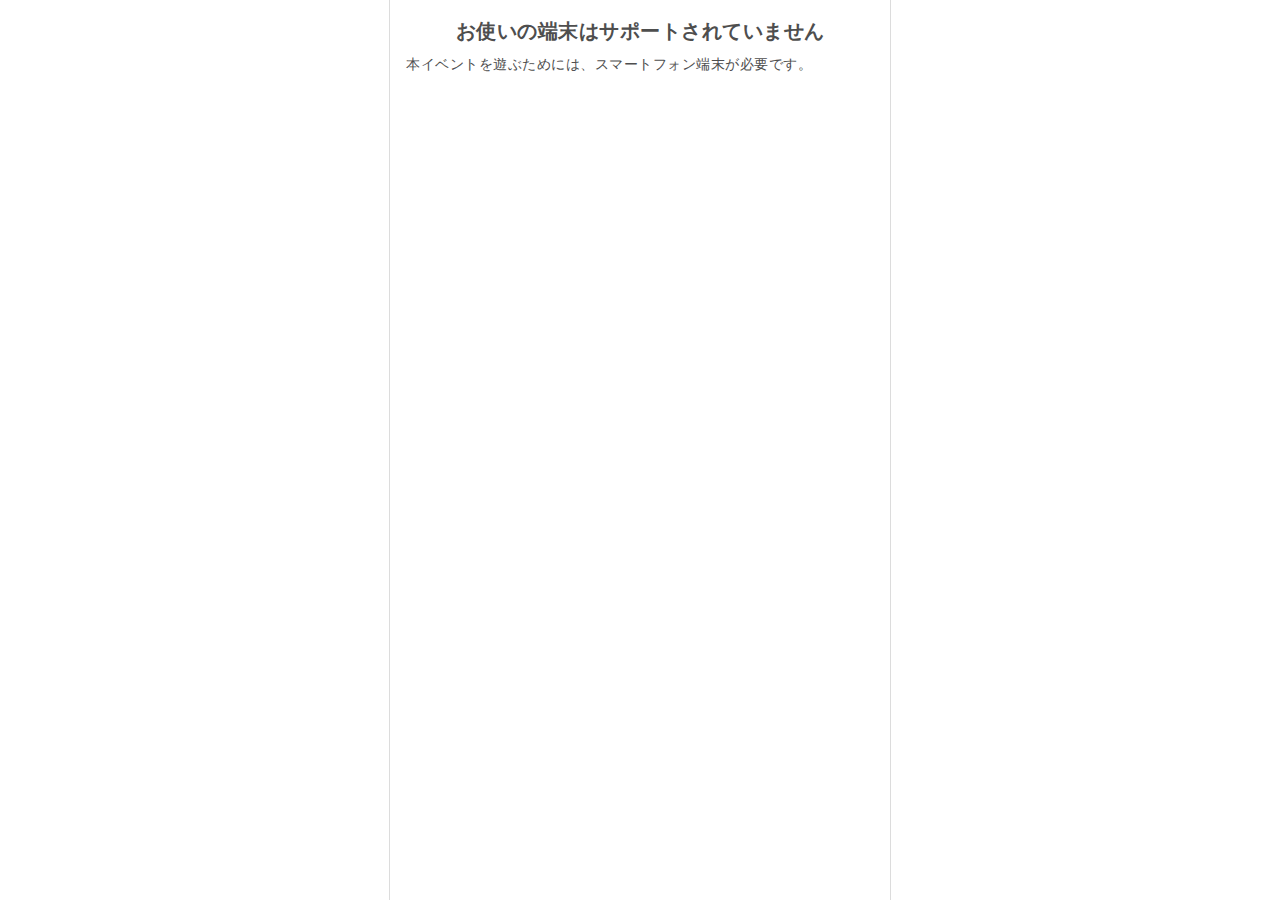
<file: index.html>
<!DOCTYPE html>
<html lang="ja">
  <head>
    <meta charset="utf-8" />
    <title></title>
    <link rel="stylesheet" href="./assets/css/reset.css" />
    <link rel="stylesheet" href="./assets/css/root.css" />
    <link rel="stylesheet" href="./assets/css/style.css" />
    <meta
      name="viewport"
      content="width=device-width, initial-scale=1.0, viewport-fit=cover, maximum-scale=1.0"
    />
    <meta name="apple-mobile-web-app-capable" content="yes" />
    <meta name="mobile-web-app-capable" content="yes" />
    <!-- Google Fontsの読み込み -->
    <link rel="preconnect" href="https://fonts.googleapis.com" />
    <link rel="preconnect" href="https://fonts.gstatic.com" crossorigin="" />
    <link
      href="https://fonts.googleapis.com/css2?family=Noto+Sans+JP:wght@100..900&amp;display=swap"
      rel="stylesheet"
    />
    <!-- Google Material Icon -->
    <link
      href="https://fonts.googleapis.com/css2?family=Material+Symbols+Outlined"
      rel="stylesheet"
    />
  </head>
  <body>
    <div class="pageContent">
      <main>
        <div class="contentBody">
          <section>
            <h2 class="secTitle">謎を探す</h2>
            <button type="button" class="btn-secondary w-100">
              二次元コードをスキャン
            </button>
          </section>
          <section>
            <h2 class="secTitle">集めたワード</h2>
            <p>集めたワードはまだありません。構内を探してワードを集めよう！</p>
          </section>
          <section>
            <h2 class="secTitle">ピックアップ</h2>
            <div class="carousel carousel-banner">
              <div class="carousel-item">
                <div class="imgbox">
                  <img
                    src="https://media2.tokyodisneyresort.jp/home/topics/event/vanellope/main.jpg"
                    alt=""
                  />
                </div>
                <div class="txtBox">
                  <p class="title">
                    ディズニー・パルパルーザ第 3
                    弾『ヴァネロペのスィーツ・ポップ・ワールド』
                  </p>
                </div>
              </div>
              <div class="carousel-item">
                <div class="imgbox">
                  <img
                    src="https://media2.tokyodisneyresort.jp/home/tdr/pickup/202411/spring_disney.jpg"
                    alt=""
                  />
                </div>
                <div class="txtBox">
                  <p class="title">春ディズニー</p>
                </div>
              </div>
            </div>
          </section>
        </div>
      </main>
    </div>
    <script
      src="https://code.jquery.com/jquery-3.7.1.js"
      integrity="sha256-eKhayi8LEQwp4NKxN+CfCh+3qOVUtJn3QNZ0TciWLP4="
      crossorigin="anonymous"
    ></script>
    <script src="./assets/js/script.js"></script>
    <script>
      // 端末判別
      document.addEventListener("DOMContentLoaded", () => {
        const userAgent = window.navigator.userAgent.toLowerCase();
        const isMobile = /iphone|android/.test(userAgent);

        if (!isMobile) {
          window.location.href = "unsupported.html";
        }
      });

      // ログイン情報
    </script>
  </body>
</html>
</file>
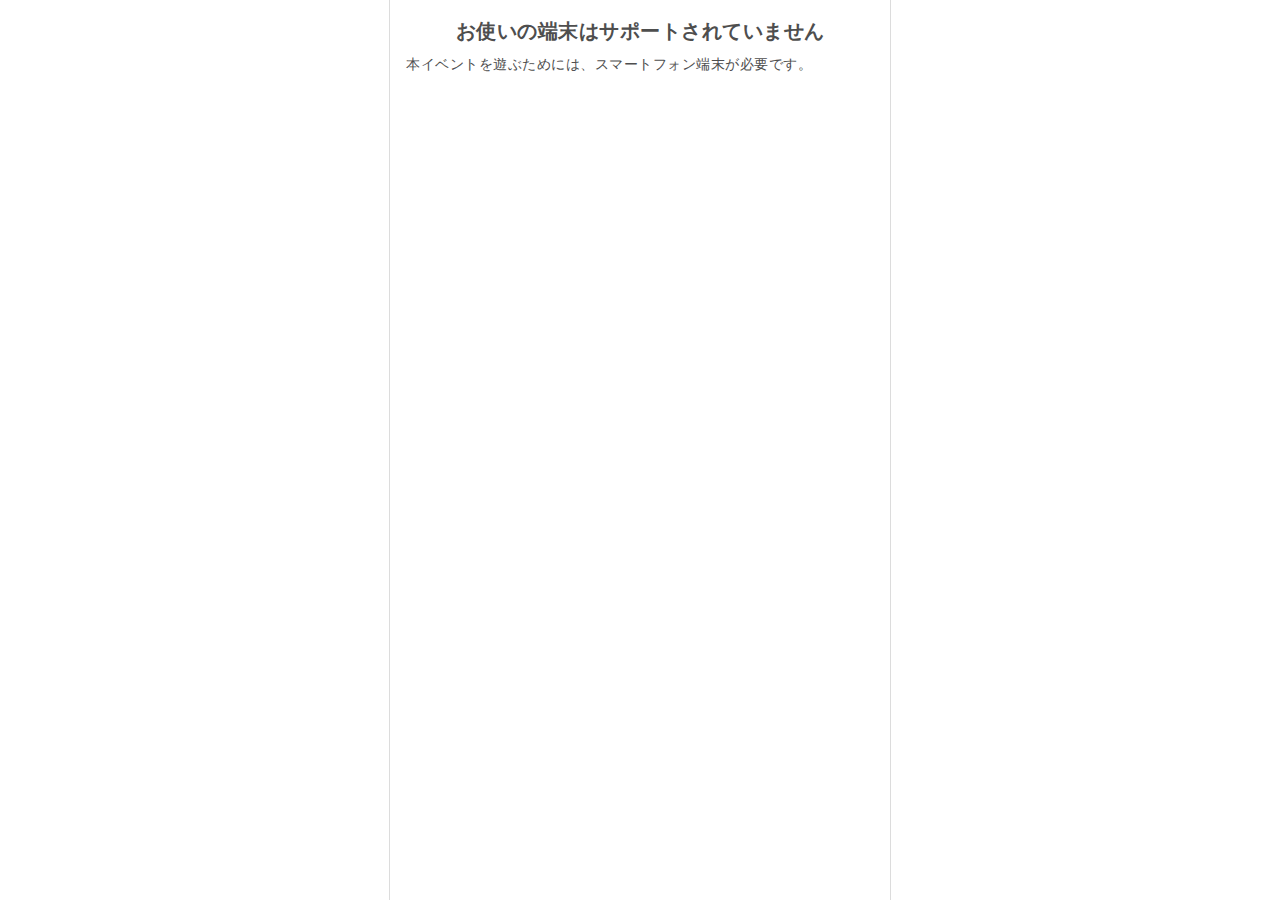
<file: index copy.html>
<!DOCTYPE html>
<html lang="ja">
  <head>
    <meta charset="utf-8" />
    <title></title>
    <link rel="stylesheet" href="./assets/css/reset.css" />
    <link rel="stylesheet" href="./assets/css/root.css" />
    <link rel="stylesheet" href="./assets/css/style.css" />
    <meta
      name="viewport"
      content="width=device-width, initial-scale=1.0, viewport-fit=cover, maximum-scale=1.0"
    />
    <meta name="apple-mobile-web-app-capable" content="yes" />
    <meta name="mobile-web-app-capable" content="yes" />
    <!-- Google Fontsの読み込み -->
    <link rel="preconnect" href="https://fonts.googleapis.com" />
    <link rel="preconnect" href="https://fonts.gstatic.com" crossorigin="" />
    <link
      href="https://fonts.googleapis.com/css2?family=Noto+Sans+JP:wght@100..900&amp;display=swap"
      rel="stylesheet"
    />
    <!-- Google Material Icon -->
    <link
      href="https://fonts.googleapis.com/css2?family=Material+Symbols+Outlined"
      rel="stylesheet"
    />
  </head>
  <body>
    <div class="pageContent">
      <main>
        <div class="contentBody"></div>
      </main>
    </div>
    <script
      src="https://code.jquery.com/jquery-3.7.1.js"
      integrity="sha256-eKhayi8LEQwp4NKxN+CfCh+3qOVUtJn3QNZ0TciWLP4="
      crossorigin="anonymous"
    ></script>
    <script src="./assets/js/script.js"></script>
    <script>
      // 端末判別
      document.addEventListener("DOMContentLoaded", () => {
        const userAgent = window.navigator.userAgent.toLowerCase();
        const isMobile = /iphone|android/.test(userAgent);

        if (!isMobile) {
          window.location.href = "unsupported.html";
        }
      });

      // ログイン情報
    </script>
  </body>
</html>
</file>
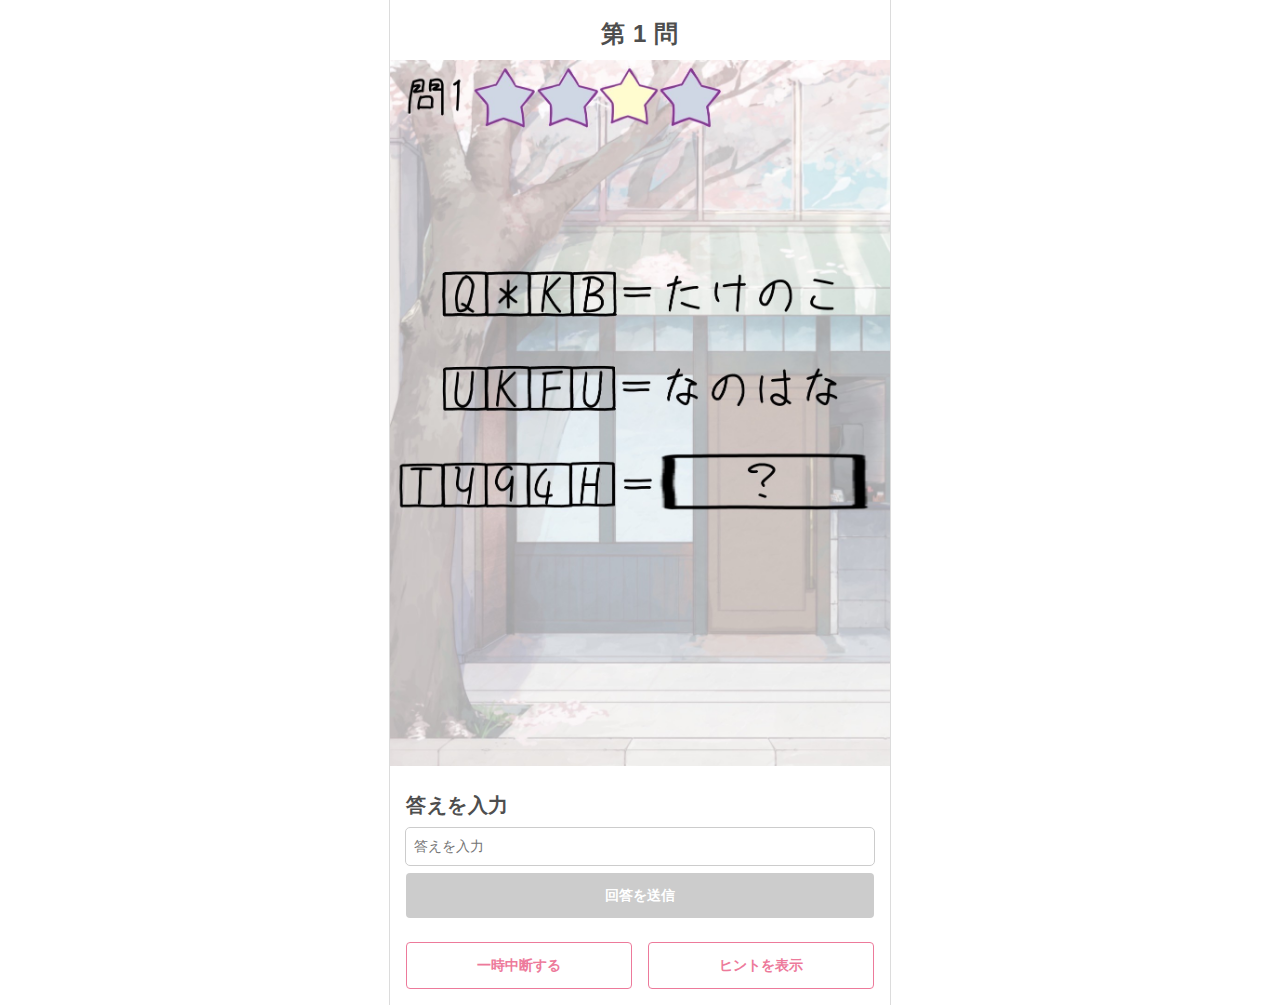
<file: riddle001.html>
<!DOCTYPE html>
<html lang="ja">
  <head>
    <meta charset="utf-8" />
    <title></title>
    <link rel="stylesheet" href="./assets/css/reset.css" />
    <link rel="stylesheet" href="./assets/css/root.css" />
    <link rel="stylesheet" href="./assets/css/style.css" />
    <link rel="stylesheet" href="./assets/css/lib/modal.css" />
    <meta
      name="viewport"
      content="width=device-width, initial-scale=1.0, viewport-fit=cover, maximum-scale=1.0"
    />
    <meta name="apple-mobile-web-app-capable" content="yes" />
    <meta name="mobile-web-app-capable" content="yes" />
    <!-- Google Fontsの読み込み -->
    <link rel="preconnect" href="https://fonts.googleapis.com" />
    <link rel="preconnect" href="https://fonts.gstatic.com" crossorigin="" />
    <link
      href="https://fonts.googleapis.com/css2?family=Noto+Sans+JP:wght@100..900&amp;display=swap"
      rel="stylesheet"
    />
    <!-- Google Material Icon -->
    <link
      href="https://fonts.googleapis.com/css2?family=Material+Symbols+Outlined"
      rel="stylesheet"
    />
  </head>
  <body>
    <div id="modal">
      <div class="overlay"></div>
      <div class="center">
        <div class="modalContent" data-modal="retirement">
          <div class="container divider-bottom">
            <h2 class="fs-large fw-bold t-center">本当に諦めますか？</h2>
            <p>
              謎解きを一時中断すると現在の進行状況がリセットされてしまいます。
            </p>
          </div>
          <div class="container">
            <button type="button" class="btn-secondary w-100 btn-closeModal">
              戻る
            </button>
            <a href="index.html" class="btn-primary w-100">一時中断する</a>
          </div>
        </div>
      </div>
    </div>
    <div class="pageContent">
      <main>
        <div class="contentBody">
          <section>
            <h1 class="pageTitle">第 1 問</h1>
            <div class="img-fullVis">
              <img src="./assets/images/day2/r001.jpg" alt="" />
            </div>
          </section>
          <section>
            <h2 class="secTitle">答えを入力</h2>
            <input
              type="text"
              name="answer"
              id="answer"
              class="form-input"
              placeholder="答えを入力"
              data-formfield="answer"
            />
            <p class="form-err" data-formfield="answer">
              答えを入力してください
            </p>
            <button
              type="button"
              class="btn-primary w-100 btn-submit"
              aria-disabled="true"
              data-formfield="answer"
            >
              回答を送信
            </button>
          </section>
          <section>
            <div class="column-wrap">
              <button
                type="button"
                class="btn-secondary w-100 btn-openModal"
                data-modal="retirement"
              >
                一時中断する
              </button>
              <button type="button" class="btn-secondary w-100">
                ヒントを表示
              </button>
            </div>
          </section>
        </div>
      </main>
    </div>
    <script
      src="https://code.jquery.com/jquery-3.7.1.js"
      integrity="sha256-eKhayi8LEQwp4NKxN+CfCh+3qOVUtJn3QNZ0TciWLP4="
      crossorigin="anonymous"
    ></script>
    <script src="./assets/js/script.js"></script>
    <script src="./assets/js/lib/modal.js"></script>
  </body>
</html>
</file>
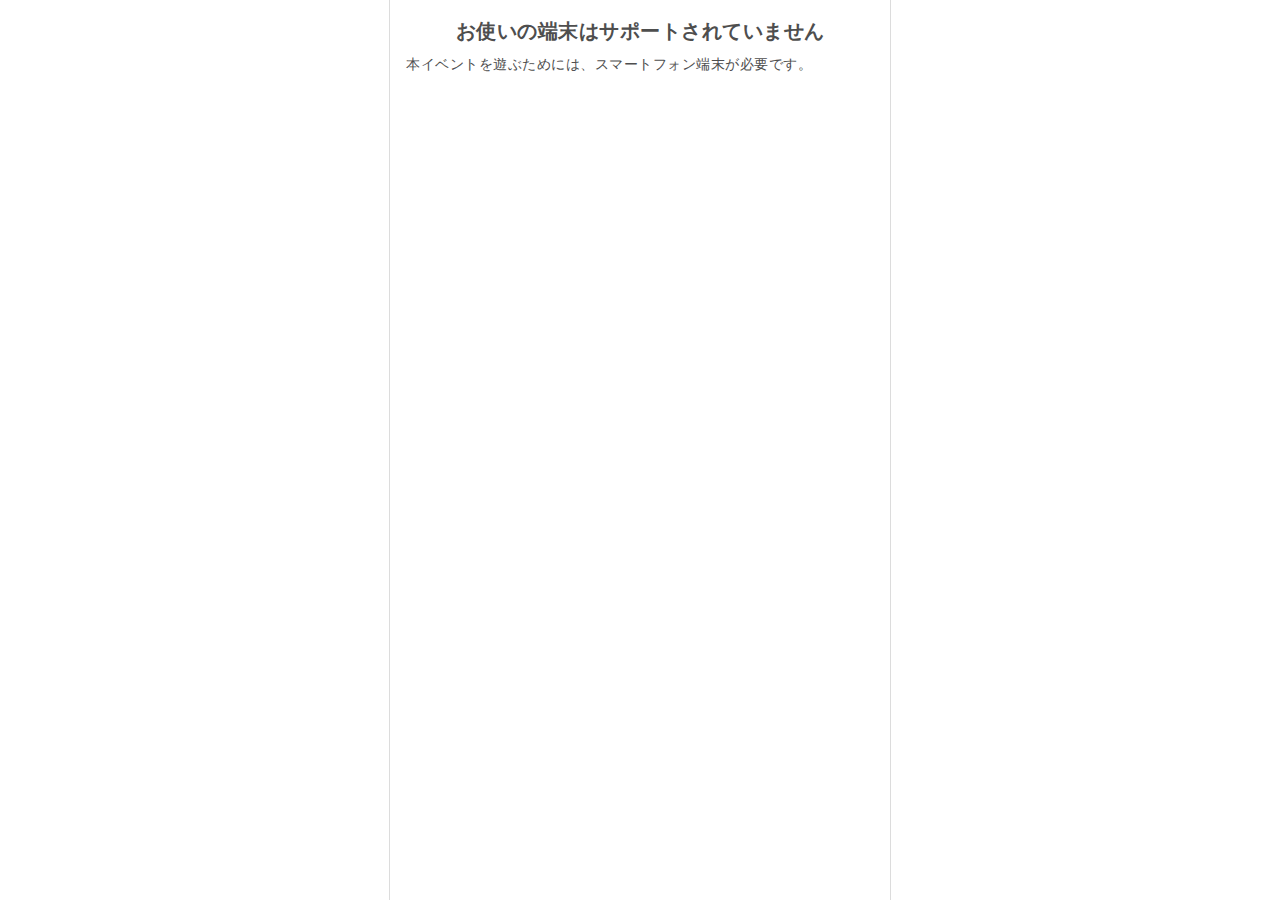
<file: unsupported.html>
<!DOCTYPE html>
<html lang="ja">
  <head>
    <meta charset="utf-8" />
    <title></title>
    <link rel="stylesheet" href="./assets/css/reset.css" />
    <link rel="stylesheet" href="./assets/css/root.css" />
    <link rel="stylesheet" href="./assets/css/style.css" />
    <meta
      name="viewport"
      content="width=device-width, initial-scale=1.0, viewport-fit=cover, maximum-scale=1.0"
    />
    <meta name="apple-mobile-web-app-capable" content="yes" />
    <meta name="mobile-web-app-capable" content="yes" />
    <!-- Google Fontsの読み込み -->
    <link rel="preconnect" href="https://fonts.googleapis.com" />
    <link rel="preconnect" href="https://fonts.gstatic.com" crossorigin="" />
    <link
      href="https://fonts.googleapis.com/css2?family=Noto+Sans+JP:wght@100..900&amp;display=swap"
      rel="stylesheet"
    />
    <!-- Google Material Icon -->
    <link
      href="https://fonts.googleapis.com/css2?family=Material+Symbols+Outlined"
      rel="stylesheet"
    />
  </head>
  <body>
    <div class="pageContent">
      <main>
        <div class="contentBody">
          <section>
            <h2 class="secTitle t-center">お使いの端末はサポートされていません</h2>
            <p>
              本イベントを遊ぶためには、スマートフォン端末が必要です。
            </p>
          </section>
        </div>
      </main>
    </div>
    <script
      src="https://code.jquery.com/jquery-3.7.1.js"
      integrity="sha256-eKhayi8LEQwp4NKxN+CfCh+3qOVUtJn3QNZ0TciWLP4="
      crossorigin="anonymous"
    ></script>
    <script src="./assets/js/script.js"></script>
  </body>
</html>
</file>
<file: assets/css/root.css>
:root {
  /* color */
  --c-txt: #4e4e4e;
  --c-primary: #ed7a9b;
  --c-gray: #ccc;
  --c-red: #eb0001;
  --c-green: #239d63;
  --c-orange: #ff8466;
  --c-blue: #0017c1;

  /* background color */
  --bgc-gray: rgba(236, 241, 244, 0.6);
  --bgc-blue: #e3f2fe;
  --bgc-blue_pale: #f1f8fe;
  --bgc-gray_pale: #ecf1f4;
  --bgc-overlay: rgba(0, 0, 0, 0.5);
  --bdc-pale: #ecf1f4;

  /* size */
  --w-pc: 500px;

  /* gutter */
  --gutter: 1.6rem;
}
</file>
<file: assets/css/style.css>
html {
  font-size: 10px;
  touch-action: pan-x pan-y;
  user-select: none;
}

body {
  color: var(--c-txt);
  font-family: "Noto Sans", sans-serif;
  font-size: 1.4rem;
  font-weight: 500;
  letter-spacing: 0.05rem;
  line-height: 1.5;
  height: 100%;
  width: 100%;
  position: relative;
  z-index: 0;
}

.pageContent {
  box-shadow: 0 0 0.1rem #333;
  height: 100%;
  width: min(100%, var(--w-pc));
  margin: 0 auto;
  min-height: 100dvh;
  padding: var(--gutter);
  position: relative;

  main {
    .contentBody {
      .pageTitle {
        font-size: 2.4rem;
        font-weight: 700;
        text-align: center;
      }

      section {
        &:not(:last-child) {
          margin-bottom: calc(var(--gutter) * 1.5);
        }

        > *:not(:last-child) {
          margin-bottom: calc(var(--gutter) / 2);
        }

        .secTitle {
          font-size: 2rem;
          font-weight: 700;
        }
      }
    }
  }
}

/* button style */
.btn-primary {
  background-color: var(--c-primary);
  border-radius: .4rem;
  color: #fff;
  display: inline-block;
  font-weight: 700;
  padding: 1.2rem 3.6rem;
  text-align: center;
  width: fit-content;

  &[aria-disabled="true"] {
    background-color: var(--c-gray);
    cursor: not-allowed;
  }
}
.btn-secondary {
  border: 0.1rem solid var(--c-primary);
  border-radius: 0.4rem;
  color: var(--c-primary);
  display: inline-block;
  font-weight: 700;
  padding: 1.2rem 3.6rem;
  text-align: center;
  width: fit-content;
}

/* carousel */
.carousel-banner {
  display: grid;
  gap: 0.8rem;
  grid-template-columns: repeat(var(--i), calc(100% - 3.2rem));
  overflow: scroll hidden;
  padding: 0.05rem;
  scroll-behavior: smooth;
  scroll-snap-type: x mandatory;

  &::-webkit-scrollbar {
    display: none;
  }

  .carousel-item {
    box-shadow: 0 0 0.1rem #333;
    scroll-snap-align: center;

    .txtBox {
      padding: 0.8rem;

      .title {
        font-weight: 700;
      }
    }
  }
}

/* column */
.column-wrap {
  display: grid;
  gap: var(--gutter);
  grid-template-columns: repeat(2, 1fr);
}

/* form style */
.form-input {
  border-radius: 0.4rem;
  display: block;
  outline: .1rem solid var(--c-gray);
  padding: 0.8rem;
  width: 100%;

  &:focus {
    outline-color: var(--c-primary);
  }
}
.form-err {
  color: var(--c-red);
  display: none;

  &.is-show {
    display: block;
  }
}

/* divider */
.divider-bottom {
  border-bottom: .1rem solid var(--c-gray);
  padding-bottom: var(--gutter);
}

/* icon */
.icn {
  display: block;
  height: 2.4rem;
  width: 2.4rem;
  overflow: hidden;
  position: relative;

  &::before {
    color: var(--c-primary);
    font-family: "Material Symbols Outlined";
    font-weight: normal;
    font-style: normal;
    font-size: 24px; /* Preferred icon size */
    display: inline-block;
    line-height: 1;
    text-transform: none;
    letter-spacing: normal;
    word-wrap: normal;
    white-space: nowrap;
    direction: ltr;

    position: absolute;
    top: 50%;
    left: 50%;
    transform: translate(-50%, -50%);
  }
}
.icn-arrow-left::before {
  content: "\e5e0";
}

/* image */
.img-fullVis {
  img {
    display: block;
    margin-left: calc(-1 * var(--gutter));
    width: calc(100% + 2 * var(--gutter));
  }
}

/* text style */
.fs-huge {
  font-size: 3.2rem;
}
.fs-xlarge {
  font-size: 2.4rem;
}
.fs-large {
  font-size: 2rem;
}
.fs-medium {
  font-size: 1.6rem;
}
.fs-small {
  font-size: 1.2rem;
}
.fs-xsmall {
  font-size: 1rem;
}

.fw-bold {
  font-weight: 700;
}
.fw-light {
  font-weight: 300;
}

.t-left {
  text-align: left;
}
.t-center {
  text-align: center;
}
.t-right {
  text-align: right;
}

/* width */
.w-100 {
  width: 100%;
}
</file>
<file: assets/css/lib/modal.css>
#modal {
  height: 100dvh;
  width: 100dvw;
  overflow: hidden;
  position: fixed;
  top: 0;
  left: 0;
  visibility: hidden;
  z-index: 100;

  &.is-active {
    visibility: visible;
  }

  .overlay {
    background-color: var(--bgc-overlay);
    height: 100dvh;
    width: 100dvw;
    overflow: hidden;
    position: absolute;
    top: 0;
    left: 0;
    z-index: 100;
  }

  .center {
    display: flex;
    align-items: center;
    justify-content: center;
    height: 100%;
    width: 100%;
    visibility: hidden;

    .modalContent {
      background-color: #fff;
      border-radius: 0.4rem;
      height: fit-content;
      width: min(calc(100% - 3.2rem), calc(var(--w-pc) - 3.2rem));
      max-height: 90%;
      overflow: hidden auto;
      padding: 1.6rem;
      position: absolute;
      top: 50%;
      left: 50%;
      transform: translate(-50%, -50%);
      visibility: hidden;
      z-index: 101;

      &::-webkit-scrollbar {
        display: none;
      }
      &.is-show {
        visibility: visible;
      }
      > * {
        &:not(:last-child) {
          margin-bottom: var(--gutter);
        }
      }
      .container {
        > *:not(:last-child) {
          margin-bottom: calc(var(--gutter) / 2);
        }
      }
    }
  }
  .bottom {
    position: absolute;
    bottom: 0;
    left: 50%;
    transform: translate(-50%, 0);
    visibility: hidden;
    z-index: 101;

    .modalContent {
      background-color: #fff;
      border-top-right-radius: 1.6rem;
      border-top-left-radius: 1.6rem;
      height: 100%;
      width: min(100dvw, var(--w-pc));
      max-height: 90dvh;
      overflow: hidden auto;
      padding: 3.2rem 1.6rem calc(3.2rem + env(safe-area-inset-bottom));
      transform: translate(0, 100%);
      transition: all 0.4s;
      position: relative;

      &::-webkit-scrollbar {
        display: none;
      }

      &.is-show {
        transform: none !important;
        visibility: visible;
      }
    }
  }
}
</file>
